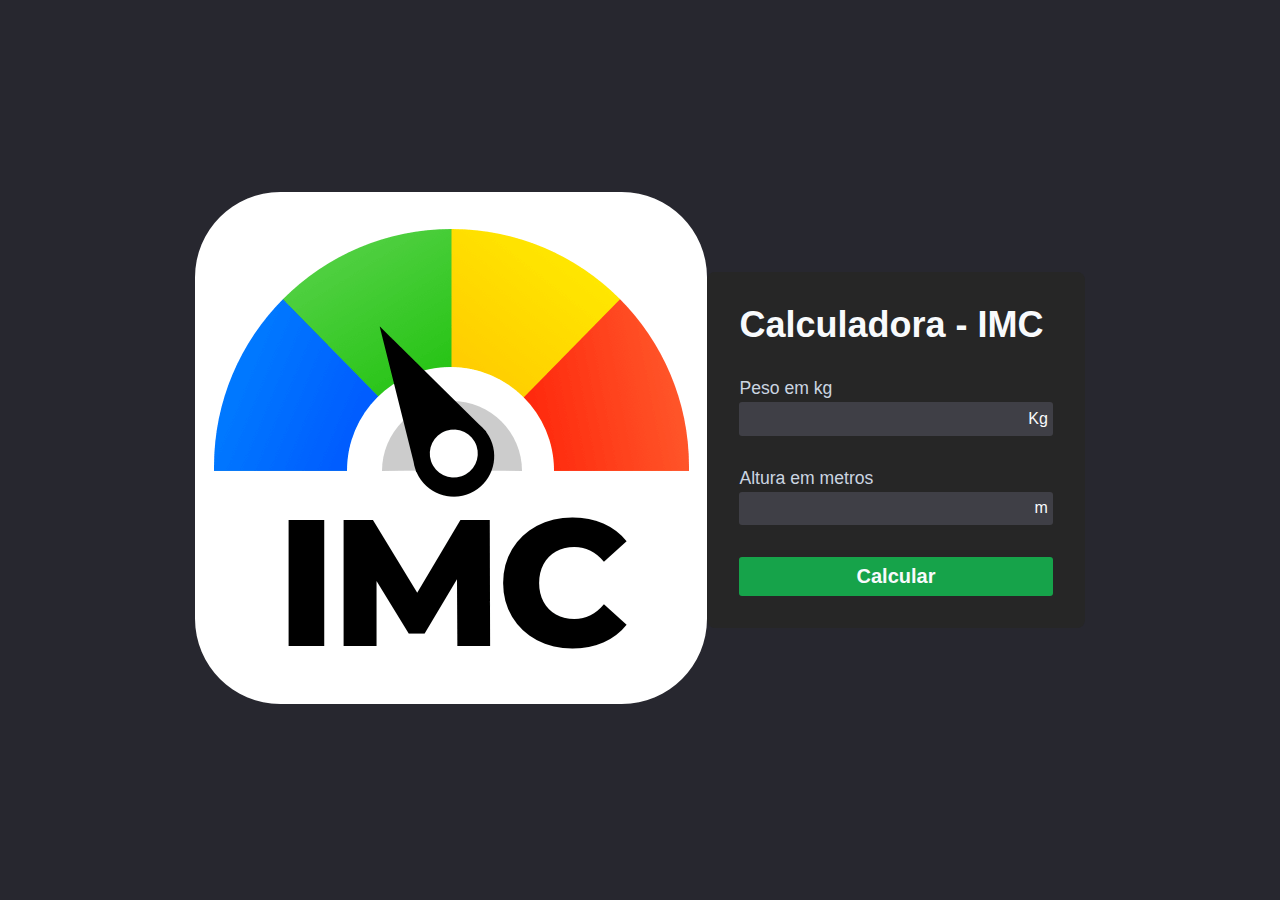
<file: desafiohmtl/assets/index.html>
<!DOCTYPE html>
<html lang="pt.br">
<head>
    <meta charset="UTF-8">
    <meta name="viewport" content="width=device-width, initial-scale=1.0">
    <link rel="stylesheet" href="css/styles.css">
    <title>Cauculadora de IMC</title>
    
</head>
<body>
    <main id="container">
        <section id="img">
            <img src="images/imagemimc1.png" alt="">
        </section>
    </main>

        <section id="calculator">
            <form id="form">
                <h1 id="title">
                    Calculadora - IMC
                </h1>
                <div class="input-box">
                    <label for="weight">
                        Peso em kg
                    </label>
                    <div class="input-field">
                        <input type="number" id="weight" name="weight" required>
                        <span>
                            Kg
                        </span>
                    </div>
                </div>

                <div class="input-box">
                    <label for="height">
                        Altura em metros
                    </label>
                    <div class="input-field">
                        <input type="number" step="0.01" id="height" name="height" required>
                        <span>
                            m
                        </span>
                    </div>
                </div>
                
                <button id="calculate">
                    Calcular
                </button>
            </form>    
            
            <div id="infos" class="hidden">
                <div id="result">
                    <div id="bmi">
                        <span id="value"></span>
                        <span>Seu IMC</span>
                    </div>
                    <div id="description">
                        <span></span>
                    </div>  
                </div>
                </div>
            </div>   
        </section>
    </main>
    <script src="js/script.js"></script>
</body>
</html>
</file>
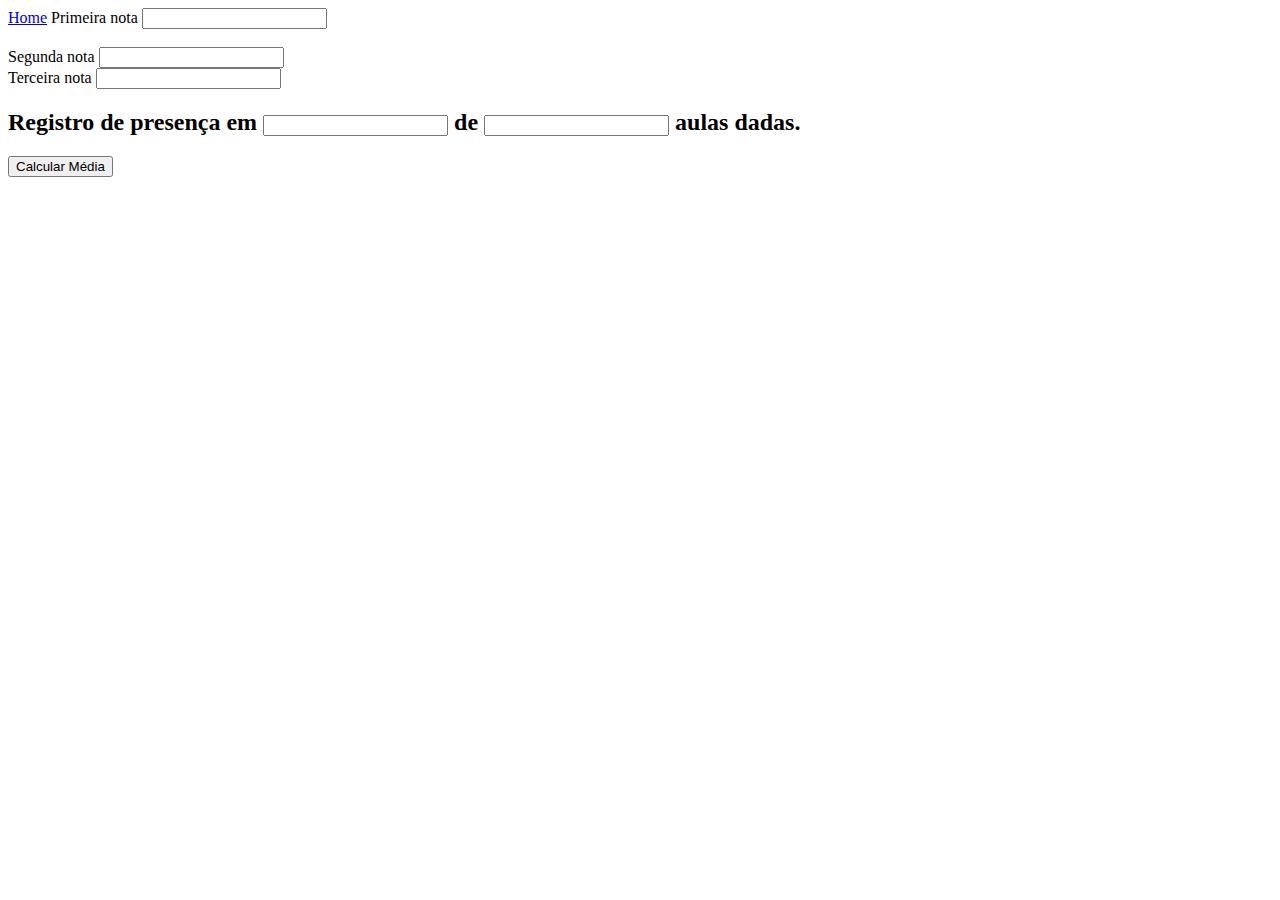
<file: notas.html>
<!DOCTYPE html>
<html lang="en">
<head>
    <meta charset="UTF-8">
    <meta name="viewport" content="width=device-width, initial-scale=1.0">
    <title>Notas</title>
</head>
<body>
 <head>
  <a href="DesafioHTML.html">Home</a>
   <title>Curso JavaScript Progressivo</title>
   Primeira nota <input id="nota1" type="number"> <br/><br>
   Segunda  nota <input id="nota2" type="number"> <br/>
   Terceira  nota <input id="nota3" type="number"> <br/>
   
   <h2> Registro de presença em <input type="number" id="percent" /> de
    <input type="number" id="num" />  aulas dadas.
</h2>
   <button onclick="media()">Calcular Média</button>

   <script type="text/javascript">

    function media(){
     var nota1 = parseFloat(document.getElementById("nota1").value);
     var nota2 = parseFloat(document.getElementById("nota2").value);
     var nota3 = parseFloat(document.getElementById("nota3").value);

     var media = (nota1 + nota2 + nota3)/3 ;
     
     if(media >= 7)
      if(media==10)
       alert("Aprovado!");
      else
       alert("Parabens, aprovado! Media "+media);
     else
      alert("Reprovado!")

    }
    
 </script>

 </head>
</html>
</file>
<file: desafiohmtl/assets/css/styles.css>
*{
   font-family: Arial;
    margin: 0;
    padding: 0;
    box-sizing: border-box;
}
#img scr{
    width: 5rem;
}

body {
    display: flex;
    align-items: center;
    justify-content: center;
    width: 100%;
    height: 100vh;
    background-color: #27272f;
}

#container {
    display: flex;
    align-items: center;
    gap: 3.5rem;
}

#calculator {
    display: flex;
    flex-direction: column;
    gap: 2rem;
    padding: 2rem;
    color: #f8fafc;
    background-color: #262626;
    border-radius: 8px;
}

#form {
    display: flex;
    flex-direction: column;
    gap: 2rem;
}

#title {
    font-size: 2.25rem;
    position: relative;
}

.input-box label {
    font-weight: 500;
    font-size: 1.1rem;
    color: #cbd5e1;
}

.input-field {
    display: flex;
    align-items: center;
    justify-content: space-between;
    background-color: #3f3f46;
    padding: 0.3rem;
    border-radius: 3px;
    margin-top: 3px;
}

.input-field input {
    background-color: transparent;
    border: none;
    width: 100%;
    font-size: 1.3rem;
    color: #f8fafc;
    padding: 0 0.5rem;
}

.input-field input::-webkit-outer-spin-button,
.input-field input::-webkit-inner-spin-button {
  appearance: none;
}

.input-field input:focus {
    outline: none;
}

#calculate {
    border: none;
    font-size: 1.25rem;
    font-weight: bold;
    color: #f8fafc;
    background-color: #16a34a;
    padding: 0.5rem 0;
    border-radius: 3px;
    cursor: pointer;
    width: 100%;
}

#result {
    display: flex;
    gap: 2rem;
    align-items: center;
    border-top: 1px solid #ffffff34;
    padding: 0.75rem 0;
}

#bmi {
    display: flex;
    align-items: center;
    flex-direction: column;
    font-size: 2.25rem;
}

#bmi span:last-child {
    font-size: 0.875rem;
    color:#cbd5e1;
}
#description{
    width: 15rem;
}

.normal {
    color: #16a34a;
}

.attention {
    color: #dc2626;
}

#description{
   width: 15.5rem;
}
.hidden {
    display: none;
}

@media screen and (max-width: 1024px) {
    #img imagem {
        display: none;
    }
}

@media screen and (max-width: 500px) {
    #img {
        display: none;
    }

    #container {
        width: 100%;
        height: 100%;
    }

    #calculator {
        width: 100%;
        height: 100%;
        border-radius: 0;
        justify-content: center;
    }
}
</file>
